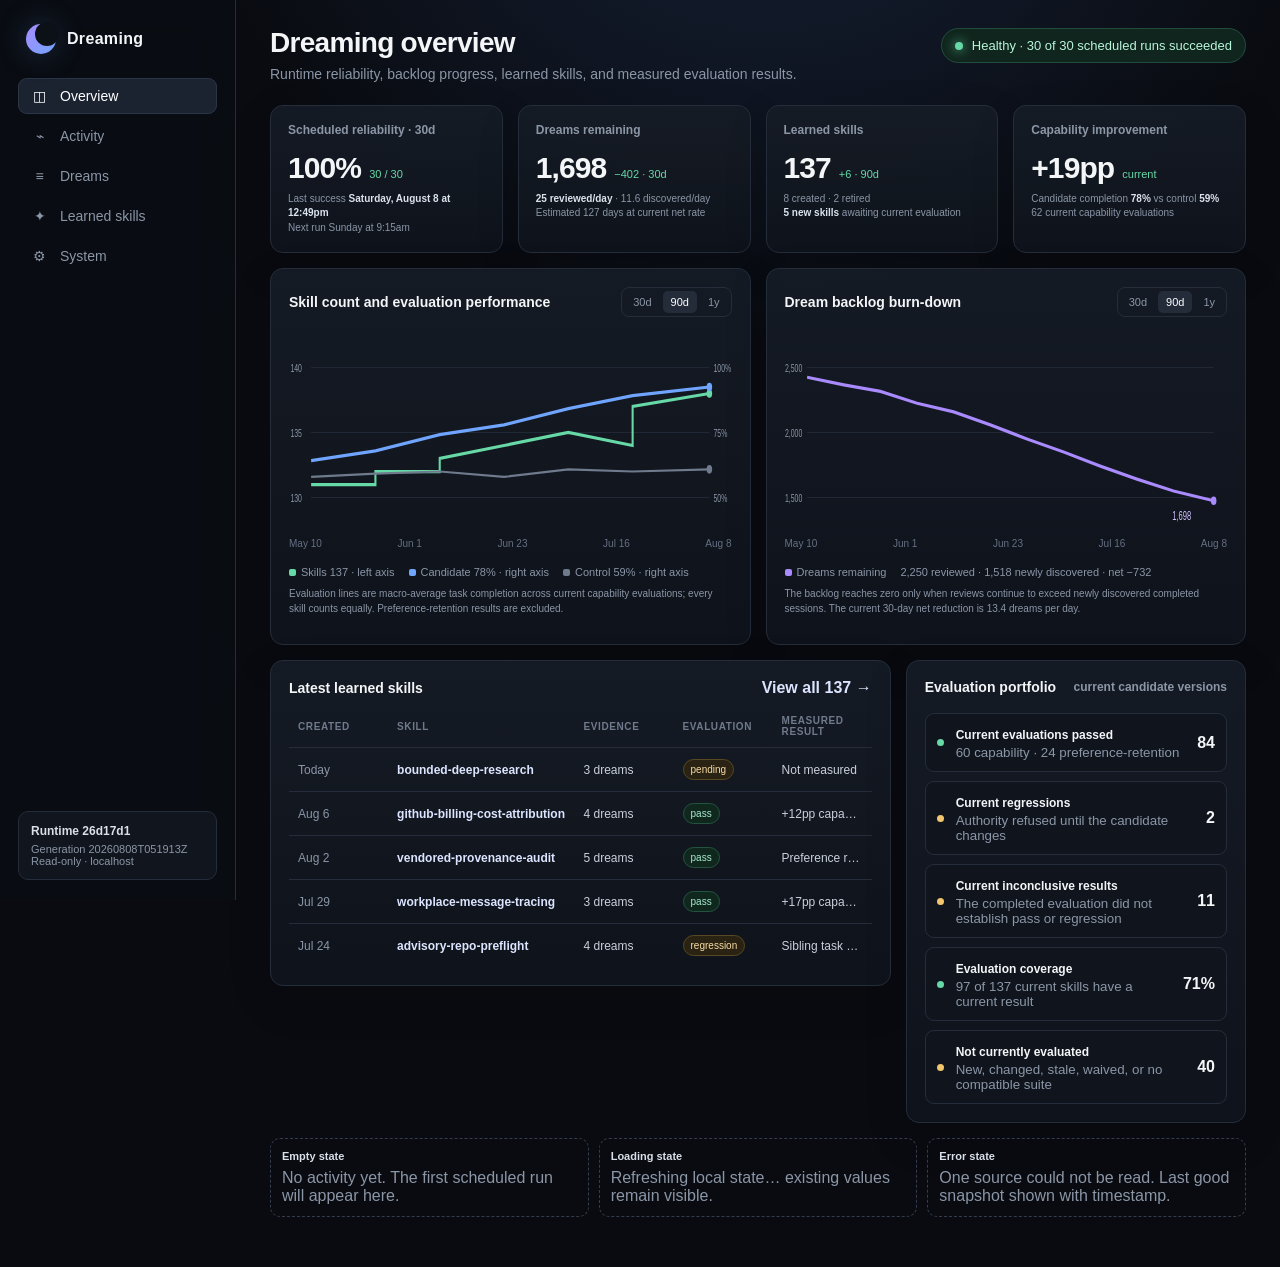
<file: docs/prototypes/dreaming-dashboard.html>
<!doctype html>
<!-- decisions
round: 4
settled: local read-only dashboard; desktop-first shell; five primary sections; overview prioritizes runtime reliability, backlog burn-down, skill-library growth, latest learned skills, evaluation coverage, and candidate-versus-control capability trends; dark operational style; session review is called a dream; evaluations belong to skill candidate versions; evaluation runs live in activity; scalable skill catalog with nested skill details; skill text is reviewable; dream names replace visible session IDs when available; evidence previews link to anchored cards; evidence names its source CLI; each evidence card shows the bounded transcript context inline with supporting turns highlighted; the dreams catalog supports search, filters, sorting, and pagination across 1,000+ sessions
open: none; approved for implementation
-->
<html lang="en">
<head>
  <meta charset="utf-8">
  <meta name="viewport" content="width=device-width, initial-scale=1">
  <title>Dreaming Dashboard</title>
  <style>
    :root {
      color-scheme: dark;
      font-family: Inter, ui-sans-serif, -apple-system, BlinkMacSystemFont, "Segoe UI", sans-serif;
      background: #090b10;
      color: #f3f5f7;
      --panel: #11151d;
      --panel-2: #151b25;
      --line: #252d3a;
      --muted: #8b96a7;
      --blue: #70a5ff;
      --violet: #a98bff;
      --green: #66d9a6;
      --amber: #f2c66d;
      --red: #ff7c8b;
    }
    * { box-sizing: border-box; }
    body { margin: 0; background: radial-gradient(circle at 60% -20%, #17233a 0, #090b10 35%); }
    button { font: inherit; }
    .app { display: grid; grid-template-columns: 236px minmax(0, 1fr); min-height: 100vh; }
    aside {
      position: sticky; top: 0; height: 100vh; padding: 24px 18px;
      border-right: 1px solid var(--line); background: rgba(10, 13, 19, .88);
      backdrop-filter: blur(18px);
    }
    .brand { display: flex; gap: 11px; align-items: center; padding: 0 8px 24px; font-weight: 760; letter-spacing: .02em; }
    .moon {
      width: 30px; height: 30px; border-radius: 50%;
      background: linear-gradient(135deg, var(--violet), var(--blue));
      box-shadow: 0 0 30px rgba(112, 165, 255, .25);
      position: relative;
    }
    .moon::after { content: ""; position: absolute; width: 24px; height: 24px; border-radius: 50%; background: #0c1017; left: 9px; top: -2px; }
    nav { display: grid; gap: 4px; }
    nav a {
      display: flex; gap: 11px; align-items: center; padding: 10px 12px; border-radius: 9px;
      color: var(--muted); text-decoration: none; font-size: 14px;
    }
    nav a.active { color: white; background: #1b2230; box-shadow: inset 0 0 0 1px #2b3545; }
    nav a span { width: 19px; text-align: center; }
    .runtime {
      position: absolute; left: 18px; right: 18px; bottom: 20px; padding: 12px;
      border: 1px solid var(--line); background: var(--panel); border-radius: 10px; font-size: 11px; color: var(--muted);
    }
    .runtime strong { display: block; color: #d9dee7; font-size: 12px; margin-bottom: 5px; }
    main { min-width: 0; padding: 28px 34px 50px; }
    .topbar { display: flex; justify-content: space-between; align-items: start; gap: 20px; margin-bottom: 23px; }
    h1 { font-size: 28px; line-height: 1.1; margin: 0 0 7px; letter-spacing: -.025em; }
    .subtitle { color: var(--muted); margin: 0; font-size: 14px; }
    .status-pill {
      display: flex; align-items: center; gap: 9px; border: 1px solid #224d3c; background: #10251d;
      color: #b8f6da; padding: 9px 13px; border-radius: 999px; font-size: 13px;
    }
    .dot { width: 8px; height: 8px; border-radius: 50%; background: var(--green); box-shadow: 0 0 12px var(--green); }
    .grid { display: grid; gap: 15px; }
    .summary { grid-template-columns: repeat(4, minmax(150px, 1fr)); margin-bottom: 15px; }
    .card, .panel {
      border: 1px solid var(--line); background: linear-gradient(180deg, rgba(21,27,37,.96), rgba(15,19,27,.96));
      border-radius: 13px; box-shadow: 0 15px 45px rgba(0,0,0,.12);
    }
    .card { padding: 17px; min-height: 116px; }
    .label { color: var(--muted); font-size: 12px; font-weight: 650; }
    .metric { display: flex; align-items: end; gap: 8px; margin-top: 16px; }
    .metric strong { font-size: 30px; line-height: 1; letter-spacing: -.03em; }
    .delta { color: var(--green); font-size: 11px; padding-bottom: 3px; }
    .spark { height: 24px; margin-top: 10px; opacity: .9; }
    .spark svg { width: 100%; height: 100%; overflow: visible; }
    .columns { grid-template-columns: minmax(0, 1.55fr) minmax(300px, .85fr); align-items: start; }
    .chart-columns { grid-template-columns: repeat(2, minmax(0, 1fr)); align-items: start; }
    .panel { padding: 18px; min-width: 0; }
    .panel h2 { font-size: 14px; margin: 0; }
    .panel-head { display: flex; justify-content: space-between; align-items: center; margin-bottom: 18px; }
    .tabs { display: flex; gap: 3px; border: 1px solid var(--line); padding: 3px; border-radius: 8px; }
    .tabs button { border: 0; color: var(--muted); background: transparent; padding: 5px 8px; border-radius: 5px; font-size: 11px; }
    .tabs button.active { background: #242c3a; color: white; }
    .chart { height: 212px; display: grid; grid-template-rows: 1fr 26px; }
    .plot { position: relative; border-bottom: 1px solid var(--line); }
    .gridline { position: absolute; left: 0; right: 0; border-top: 1px solid #202735; }
    .gridline:nth-child(1) { top: 20%; } .gridline:nth-child(2) { top: 50%; } .gridline:nth-child(3) { top: 80%; }
    .bars { position: absolute; inset: 12px 5px 0; display: flex; align-items: end; justify-content: space-between; gap: 8px; }
    .bar-group { height: 100%; flex: 1; display: flex; align-items: end; gap: 3px; }
    .bar { flex: 1; min-width: 4px; border-radius: 3px 3px 0 0; }
    .bar.run { background: linear-gradient(var(--blue), #477ccf); }
    .bar.review { background: linear-gradient(var(--violet), #7054c7); opacity: .8; }
    .xaxis { display: flex; justify-content: space-between; color: #657084; font-size: 10px; padding-top: 8px; }
    .legend { display: flex; gap: 14px; color: var(--muted); font-size: 11px; margin-top: 11px; }
    .legend i { width: 7px; height: 7px; border-radius: 2px; display: inline-block; margin-right: 5px; }
    .pipeline { display: grid; gap: 12px; }
    .stage { display: grid; grid-template-columns: 32px 1fr auto; gap: 10px; align-items: center; }
    .stage-icon { width: 32px; height: 32px; border-radius: 9px; display: grid; place-items: center; background: #1e2735; color: var(--blue); font-size: 13px; }
    .stage-name { font-size: 12px; font-weight: 650; }
    .stage-sub { font-size: 10px; color: var(--muted); margin-top: 2px; }
    .stage-value { font-size: 12px; color: #dce3ed; }
    .lower { margin-top: 15px; }
    table { width: 100%; border-collapse: collapse; table-layout: fixed; }
    th { color: #6f7a8d; font-size: 10px; text-transform: uppercase; letter-spacing: .06em; text-align: left; padding: 0 9px 10px; }
    td { font-size: 12px; color: #c9d0db; border-top: 1px solid var(--line); padding: 11px 9px; white-space: nowrap; overflow: hidden; text-overflow: ellipsis; }
    td:first-child { color: var(--muted); }
    .badge { display: inline-block; border-radius: 999px; padding: 4px 7px; font-size: 10px; border: 1px solid; }
    .ok { color: #a8ebcd; background: #10271e; border-color: #245440; }
    .skill { color: #cfbeff; background: #201936; border-color: #493b70; }
    .warn { color: #f8dda4; background: #2a2212; border-color: #594922; }
    .attention { display: grid; gap: 9px; }
    .attention-row {
      display: grid; grid-template-columns: 9px 1fr auto; align-items: center; gap: 10px;
      padding: 11px; background: #10151d; border: 1px solid var(--line); border-radius: 9px;
    }
    .attention-row .signal { width: 7px; height: 7px; border-radius: 50%; background: var(--amber); }
    .attention-row.good .signal { background: var(--green); }
    .attention-row strong { font-size: 12px; }
    .attention-row small { display: block; color: var(--muted); margin-top: 2px; }
    .attention-row .count { font-weight: 760; }
    .state-strip { margin-top: 15px; display: grid; grid-template-columns: repeat(3, 1fr); gap: 10px; }
    .state {
      border: 1px dashed #343d4d; border-radius: 10px; padding: 11px; color: var(--muted); min-height: 72px;
    }
    .state strong { color: #d9e0ea; display: block; font-size: 11px; margin-bottom: 7px; }
    .screen[hidden] { display: none; }
    .screen-title { margin-bottom: 22px; }
    .screen-title h1 { margin-bottom: 8px; }
    .toolbar { display: flex; gap: 8px; flex-wrap: wrap; margin-bottom: 15px; }
    .control { color: #c8d0dc; background: var(--panel-2); border: 1px solid var(--line); border-radius: 8px; padding: 8px 10px; font-size: 11px; }
    .control.grow { flex: 1; min-width: 220px; text-align: left; }
    .detail-grid { grid-template-columns: 1fr 1fr; }
    .wide { grid-column: 1 / -1; }
    .list { display: grid; gap: 9px; }
    .list-row {
      display: grid; grid-template-columns: minmax(0, 1fr) auto; gap: 14px; align-items: center;
      padding: 12px; border: 1px solid var(--line); background: #10151d; border-radius: 9px;
    }
    .list-row strong { display: block; font-size: 12px; margin-bottom: 3px; }
    .list-row small { color: var(--muted); }
    .mono { font-family: ui-monospace, SFMono-Regular, Menlo, Monaco, Consolas, monospace; }
    .progress { height: 7px; background: #242c39; border-radius: 999px; overflow: hidden; margin-top: 9px; }
    .progress i { display: block; height: 100%; background: linear-gradient(90deg, var(--blue), var(--violet)); }
    .definition { display: grid; grid-template-columns: 145px 1fr; gap: 8px 14px; font-size: 12px; }
    .definition dt { color: var(--muted); }
    .definition dd { margin: 0; color: #d9e0e9; overflow-wrap: anywhere; }
    .skill-link { color: #dce5ff; background: none; border: 0; padding: 0; cursor: pointer; text-align: left; font-weight: 700; }
    .skill-link:hover { color: var(--blue); }
    .pager { display: flex; justify-content: space-between; align-items: center; margin-top: 14px; color: var(--muted); font-size: 11px; }
    .pager-controls { display: flex; gap: 5px; }
    .pager-controls button { min-width: 30px; }
    .back-link { color: var(--blue); border: 0; background: none; padding: 0; margin-bottom: 14px; cursor: pointer; font-size: 12px; }
    .evidence-preview { color: #c9d0db; line-height: 1.45; white-space: normal; }
    .evidence-stack { display: grid; gap: 14px; }
    .evidence-card { padding: 18px; border: 1px solid var(--line); background: #10151d; border-radius: 11px; }
    .evidence-card header { display: flex; justify-content: space-between; gap: 18px; align-items: start; margin-bottom: 13px; }
    .evidence-card h2 { font-size: 15px; margin: 0 0 5px; }
    .evidence-meta { color: var(--muted); font-size: 11px; }
    .evidence-text { color: #d9e0e9; font-size: 13px; line-height: 1.6; margin: 0; max-width: 860px; }
    .secondary-id { color: #657084; font-size: 10px; margin-top: 12px; }
    .card-actions { display: flex; gap: 12px; align-items: center; margin-top: 14px; }
    .context-note { padding: 12px 14px; margin-bottom: 15px; border: 1px solid #315071; background: #101d2d; border-radius: 9px; color: #bfd8ff; font-size: 12px; }
    .transcript { display: grid; gap: 10px; }
    .event { border: 1px solid var(--line); border-radius: 10px; padding: 13px 15px; background: #10151d; }
    .event.focus { border-color: #5a4d8f; background: #18152a; box-shadow: inset 3px 0 0 var(--violet); }
    .event-head { display: flex; justify-content: space-between; gap: 12px; margin-bottom: 7px; color: var(--muted); font-size: 10px; text-transform: uppercase; letter-spacing: .05em; }
    .event p { color: #d6dde7; font-size: 12px; line-height: 1.55; margin: 0; white-space: pre-wrap; }
    .run-stack { display: grid; gap: 14px; }
    .run-card { border: 1px solid var(--line); background: linear-gradient(180deg, rgba(21,27,37,.96), rgba(15,19,27,.96)); border-radius: 13px; overflow: hidden; }
    .run-head { display: grid; grid-template-columns: minmax(0, 1fr) auto; gap: 20px; align-items: start; padding: 17px 18px; border-bottom: 1px solid var(--line); }
    .run-head h2 { font-size: 15px; margin: 0 0 5px; }
    .run-title-line { display: flex; gap: 10px; align-items: baseline; flex-wrap: wrap; margin-bottom: 5px; }
    .run-title-line h2 { margin: 0; }
    .run-time { color: #cbd3de; font-size: 15px; }
    .run-summary { color: var(--muted); font-size: 11px; }
    .run-result { text-align: right; }
    .run-result small { display: block; color: var(--muted); margin-top: 6px; }
    .run-steps { padding: 8px 18px 15px; }
    .run-step { display: grid; grid-template-columns: 28px 116px minmax(0, 1fr) auto; gap: 10px; align-items: start; padding: 11px 0; border-bottom: 1px solid #202735; }
    .run-step:last-child { border-bottom: 0; }
    .step-number { width: 24px; height: 24px; border-radius: 7px; display: grid; place-items: center; background: #1e2735; color: var(--blue); font-size: 10px; font-weight: 750; }
    .step-name { font-size: 12px; font-weight: 700; padding-top: 4px; }
    .step-detail { color: #cbd3de; font-size: 12px; line-height: 1.45; padding-top: 3px; }
    .step-detail small { display: block; color: var(--muted); margin-top: 4px; }
    .step-state { padding-top: 2px; }
    .trend-chart { height: 220px; display: grid; grid-template-rows: 1fr 25px; }
    .trend-chart svg { width: 100%; height: 100%; overflow: visible; }
    .chart-note { color: var(--muted); font-size: 10px; line-height: 1.45; margin-top: 9px; }
    .metric-detail { color: var(--muted); font-size: 10px; line-height: 1.45; margin-top: 9px; }
    .metric-detail strong { color: #dce3ed; font-size: inherit; letter-spacing: 0; }
    .health-grid { display: grid; gap: 10px; }
    .health-line { display: grid; grid-template-columns: minmax(0, 1fr) auto; gap: 14px; padding: 10px 0; border-bottom: 1px solid var(--line); }
    .health-line:last-child { border-bottom: 0; }
    .health-line strong { display: block; font-size: 12px; }
    .health-line small { color: var(--muted); }
    @media (max-width: 1000px) {
      .summary { grid-template-columns: repeat(2, 1fr); }
      .columns { grid-template-columns: 1fr; }
    }
    @media (max-width: 720px) {
      .app { grid-template-columns: 1fr; }
      aside { position: static; height: auto; border-right: 0; border-bottom: 1px solid var(--line); }
      nav { display: flex; overflow-x: auto; }
      nav a span { display: none; }
      .runtime { position: static; margin-top: 14px; }
      main { padding: 22px 16px 36px; }
    }
    @media (max-width: 520px) {
      .summary, .state-strip { grid-template-columns: 1fr; }
      .topbar { display: block; }
      .status-pill { margin-top: 15px; width: fit-content; }
    }
  </style>
</head>
<body>
  <div class="app">
    <aside>
      <div class="brand"><span class="moon"></span><span>Dreaming</span></div>
      <nav aria-label="Dashboard sections">
        <a class="active" href="#overview" data-screen="overview"><span>◫</span>Overview</a>
        <a href="#activity" data-screen="activity"><span>⌁</span>Activity</a>
        <a href="#queue" data-screen="queue"><span>≡</span>Dreams</a>
        <a href="#skills" data-screen="skills"><span>✦</span>Learned skills</a>
        <a href="#system" data-screen="system"><span>⚙</span>System</a>
      </nav>
      <div class="runtime">
        <strong>Runtime 26d17d1</strong>
        Generation 20260808T051913Z<br>
        Read-only · localhost
      </div>
    </aside>

    <main>
      <section class="screen" id="overview">
      <header class="topbar">
        <div>
          <h1>Dreaming overview</h1>
          <p class="subtitle">Runtime reliability, backlog progress, learned skills, and measured evaluation results.</p>
        </div>
        <div class="status-pill"><span class="dot"></span>Healthy · 30 of 30 scheduled runs succeeded</div>
      </header>

      <section class="grid summary" aria-label="Summary metrics">
        <article class="card">
          <div class="label">Scheduled reliability · 30d</div>
          <div class="metric"><strong>100%</strong><span class="delta">30 / 30</span></div>
          <div class="metric-detail">Last success <strong>Saturday, August 8 at 12:49pm</strong><br>Next run Sunday at 9:15am</div>
        </article>
        <article class="card">
          <div class="label">Dreams remaining</div>
          <div class="metric"><strong>1,698</strong><span class="delta">−402 · 30d</span></div>
          <div class="metric-detail"><strong>25 reviewed/day</strong> · 11.6 discovered/day<br>Estimated 127 days at current net rate</div>
        </article>
        <article class="card">
          <div class="label">Learned skills</div>
          <div class="metric"><strong>137</strong><span class="delta">+6 · 90d</span></div>
          <div class="metric-detail">8 created · 2 retired<br><strong>5 new skills</strong> awaiting current evaluation</div>
        </article>
        <article class="card">
          <div class="label">Capability improvement</div>
          <div class="metric"><strong>+19pp</strong><span class="delta">current</span></div>
          <div class="metric-detail">Candidate completion <strong>78%</strong> vs control <strong>59%</strong><br>62 current capability evaluations</div>
        </article>
      </section>

      <div class="grid chart-columns">
        <section class="panel">
          <div class="panel-head">
            <h2>Skill count and evaluation performance</h2>
            <div class="tabs"><button>30d</button><button class="active">90d</button><button>1y</button></div>
          </div>
          <div class="trend-chart">
            <svg viewBox="0 0 640 180" preserveAspectRatio="none" aria-label="Skill count on the left axis and candidate and control completion percentages on the right axis">
              <line x1="32" y1="30" x2="608" y2="30" stroke="#202735"/><line x1="32" y1="90" x2="608" y2="90" stroke="#202735"/><line x1="32" y1="150" x2="608" y2="150" stroke="#202735"/>
              <text x="2" y="34" fill="#8b96a7" font-size="10">140</text><text x="2" y="94" fill="#8b96a7" font-size="10">135</text><text x="2" y="154" fill="#8b96a7" font-size="10">130</text>
              <text x="614" y="34" fill="#8b96a7" font-size="10">100%</text><text x="614" y="94" fill="#8b96a7" font-size="10">75%</text><text x="614" y="154" fill="#8b96a7" font-size="10">50%</text>
              <polyline points="32,138 125,138 125,126 218,126 218,114 311,102 404,90 497,102 497,66 608,54" fill="none" stroke="#66d9a6" stroke-width="3"/>
              <polyline points="32,116 125,107 218,92 311,83 404,68 497,56 608,48" fill="none" stroke="#70a5ff" stroke-width="3"/>
              <polyline points="32,131 125,128 218,126 311,131 404,124 497,126 608,124" fill="none" stroke="#6f7a8d" stroke-width="2"/>
              <circle cx="608" cy="54" r="4" fill="#66d9a6"/><circle cx="608" cy="48" r="4" fill="#70a5ff"/><circle cx="608" cy="124" r="4" fill="#6f7a8d"/>
            </svg>
            <div class="xaxis"><span>May 10</span><span>Jun 1</span><span>Jun 23</span><span>Jul 16</span><span>Aug 8</span></div>
          </div>
          <div class="legend"><span><i style="background:#66d9a6"></i>Skills 137 · left axis</span><span><i style="background:#70a5ff"></i>Candidate 78% · right axis</span><span><i style="background:#6f7a8d"></i>Control 59% · right axis</span></div>
          <p class="chart-note">Evaluation lines are macro-average task completion across current capability evaluations; every skill counts equally. Preference-retention results are excluded.</p>
        </section>

        <section class="panel">
          <div class="panel-head">
            <h2>Dream backlog burn-down</h2>
            <div class="tabs"><button>30d</button><button class="active">90d</button><button>1y</button></div>
          </div>
          <div class="trend-chart">
            <svg viewBox="0 0 640 180" preserveAspectRatio="none" aria-label="Dream backlog declined from 2430 to 1698">
              <line x1="32" y1="30" x2="620" y2="30" stroke="#202735"/><line x1="32" y1="90" x2="620" y2="90" stroke="#202735"/><line x1="32" y1="150" x2="620" y2="150" stroke="#202735"/>
              <text x="0" y="34" fill="#8b96a7" font-size="10">2,500</text><text x="0" y="94" fill="#8b96a7" font-size="10">2,000</text><text x="0" y="154" fill="#8b96a7" font-size="10">1,500</text>
              <polyline points="32,39 85,46 138,52 191,63 244,71 297,83 350,96 403,108 456,121 509,133 562,144 620,153" fill="none" stroke="#a98bff" stroke-width="3"/>
              <circle cx="620" cy="153" r="4" fill="#a98bff"/>
              <text x="560" y="171" fill="#cfbeff" font-size="11">1,698</text>
            </svg>
            <div class="xaxis"><span>May 10</span><span>Jun 1</span><span>Jun 23</span><span>Jul 16</span><span>Aug 8</span></div>
          </div>
          <div class="legend"><span><i style="background:#a98bff"></i>Dreams remaining</span><span>2,250 reviewed · 1,518 newly discovered · net −732</span></div>
          <p class="chart-note">The backlog reaches zero only when reviews continue to exceed newly discovered completed sessions. The current 30-day net reduction is 13.4 dreams per day.</p>
        </section>
      </div>

      <div class="grid columns lower">
        <section class="panel">
          <div class="panel-head"><h2>Latest learned skills</h2><button class="skill-link" data-screen-target="skills">View all 137 →</button></div>
          <table>
            <thead><tr><th>Created</th><th style="width:32%">Skill</th><th>Evidence</th><th>Evaluation</th><th>Measured result</th></tr></thead>
            <tbody>
              <tr><td>Today</td><td><button class="skill-link" data-screen-target="skill-detail">bounded-deep-research</button></td><td>3 dreams</td><td><span class="badge warn">pending</span></td><td>Not measured</td></tr>
              <tr><td>Aug 6</td><td><button class="skill-link" data-screen-target="skill-detail">github-billing-cost-attribution</button></td><td>4 dreams</td><td><span class="badge ok">pass</span></td><td>+12pp capability</td></tr>
              <tr><td>Aug 2</td><td><button class="skill-link" data-screen-target="skill-detail">vendored-provenance-audit</button></td><td>5 dreams</td><td><span class="badge ok">pass</span></td><td>Preference retained</td></tr>
              <tr><td>Jul 29</td><td><button class="skill-link" data-screen-target="skill-detail">workplace-message-tracing</button></td><td>3 dreams</td><td><span class="badge ok">pass</span></td><td>+17pp capability</td></tr>
              <tr><td>Jul 24</td><td><button class="skill-link" data-screen-target="skill-detail">advisory-repo-preflight</button></td><td>4 dreams</td><td><span class="badge warn">regression</span></td><td>Sibling task −8pp</td></tr>
            </tbody>
          </table>
        </section>

        <section class="panel">
          <div class="panel-head"><h2>Evaluation portfolio</h2><span class="label">current candidate versions</span></div>
          <div class="attention">
            <div class="attention-row good"><span class="signal"></span><span><strong>Current evaluations passed</strong><small>60 capability · 24 preference-retention</small></span><span class="count">84</span></div>
            <div class="attention-row"><span class="signal"></span><span><strong>Current regressions</strong><small>Authority refused until the candidate changes</small></span><span class="count">2</span></div>
            <div class="attention-row"><span class="signal"></span><span><strong>Current inconclusive results</strong><small>The completed evaluation did not establish pass or regression</small></span><span class="count">11</span></div>
            <div class="attention-row good"><span class="signal"></span><span><strong>Evaluation coverage</strong><small>97 of 137 current skills have a current result</small></span><span class="count">71%</span></div>
            <div class="attention-row"><span class="signal"></span><span><strong>Not currently evaluated</strong><small>New, changed, stale, waived, or no compatible suite</small></span><span class="count">40</span></div>
          </div>
        </section>
      </div>

      <section class="state-strip" aria-label="Alternative states">
        <div class="state"><strong>Empty state</strong>No activity yet. The first scheduled run will appear here.</div>
        <div class="state"><strong>Loading state</strong>Refreshing local state… existing values remain visible.</div>
        <div class="state"><strong>Error state</strong>One source could not be read. Last good snapshot shown with timestamp.</div>
      </section>
      </section>

      <section class="screen" id="activity" hidden>
        <header class="screen-title">
          <h1>Activity</h1>
          <p class="subtitle">Each card is one execution. Scheduled runs use the same pass order; their nested work and weekly passes vary.</p>
        </header>
        <div class="toolbar">
          <button class="control">All executions</button><button class="control">Last 30 days</button>
          <button class="control">Scheduled only</button><button class="control">All outcomes</button>
        </div>
        <div class="run-stack">
          <article class="run-card">
            <header class="run-head">
              <div><div class="run-title-line"><h2>Scheduled Dreaming run</h2><span class="run-time">Saturday, August 8 at 12:49pm</span></div><div class="run-summary">Daily launch · 4m 18s · Copilot reviewed all sources</div></div>
              <div class="run-result"><span class="badge ok">completed</span><small>25 dreams attempted</small></div>
            </header>
            <div class="run-steps">
              <div class="run-step"><span class="step-number">1</span><span class="step-name">Consolidate</span><span class="step-detail">Scanned Copilot, Claude, and Codex, then reviewed 25 queued dreams.<small>1 skill created · 1 skill patched · 6 evidence entries added · 23 publications current</small></span><span class="step-state"><span class="badge ok">complete</span></span></div>
              <div class="run-step"><span class="step-number">2</span><span class="step-name">Roll memories</span><span class="step-detail">Weekly maintenance is not due for 5 days.<small>Last successful weekly run: Thursday, August 6 at 9:15am</small></span><span class="step-state"><span class="badge">not scheduled</span></span></div>
              <div class="run-step"><span class="step-number">3</span><span class="step-name">Prune skills</span><span class="step-detail">Weekly maintenance is not due for 5 days.<small>Last successful weekly run: Thursday, August 6 at 9:15am</small></span><span class="step-state"><span class="badge">not scheduled</span></span></div>
            </div>
          </article>

          <article class="run-card">
            <header class="run-head">
              <div><div class="run-title-line"><h2>Scheduled Dreaming run</h2><span class="run-time">Friday, August 7 at 9:15am</span></div><div class="run-summary">Daily launch · 3m 41s · Copilot reviewed all sources</div></div>
              <div class="run-result"><span class="badge ok">completed</span><small>25 dreams attempted</small></div>
            </header>
            <div class="run-steps">
              <div class="run-step"><span class="step-number">1</span><span class="step-name">Consolidate</span><span class="step-detail">Scanned all three CLIs and reviewed 25 queued dreams.<small>No durable lessons · no skill changes · publications already current</small></span><span class="step-state"><span class="badge ok">complete</span></span></div>
              <div class="run-step"><span class="step-number">2</span><span class="step-name">Roll memories</span><span class="step-detail">Weekly maintenance is not due for 6 days.<small>Last successful weekly run: Thursday, August 6 at 9:15am</small></span><span class="step-state"><span class="badge">not scheduled</span></span></div>
              <div class="run-step"><span class="step-number">3</span><span class="step-name">Prune skills</span><span class="step-detail">Weekly maintenance is not due for 6 days.<small>Last successful weekly run: Thursday, August 6 at 9:15am</small></span><span class="step-state"><span class="badge">not scheduled</span></span></div>
            </div>
          </article>

          <article class="run-card">
            <header class="run-head">
              <div><div class="run-title-line"><h2>Scheduled Dreaming run</h2><span class="run-time">Thursday, August 6 at 9:15am</span></div><div class="run-summary">Weekly maintenance due · 18m 09s · all passes completed</div></div>
              <div class="run-result"><span class="badge ok">completed</span><small>full weekly run</small></div>
            </header>
            <div class="run-steps">
              <div class="run-step"><span class="step-number">1</span><span class="step-name">Consolidate</span><span class="step-detail">Scanned all three CLIs and reviewed 25 queued dreams.<small>2 skills patched · 1 candidate evaluated · required provider passed</small></span><span class="step-state"><span class="badge ok">complete</span></span></div>
              <div class="run-step"><span class="step-number">2</span><span class="step-name">Roll memories</span><span class="step-detail">Checked durable memories for procedures that belonged in skills.<small>3 recommendations · no direct memory deletion</small></span><span class="step-state"><span class="badge ok">complete</span></span></div>
              <div class="run-step"><span class="step-number">3</span><span class="step-name">Prune skills</span><span class="step-detail">Reviewed the settled skill library for consolidation or retirement.<small>Dry run · 2 proposals · no automatic archive</small></span><span class="step-state"><span class="badge ok">complete</span></span></div>
            </div>
          </article>

          <article class="run-card">
            <header class="run-head">
              <div><div class="run-title-line"><h2>On-demand skill review</h2><span class="run-time">Thursday, July 30 at 3:42pm</span></div><div class="run-summary">Triggered at the end of an interactive task · 1m 12s</div></div>
              <div class="run-result"><span class="badge ok">completed</span><small>outside scheduled run</small></div>
            </header>
            <div class="run-steps">
              <div class="run-step"><span class="step-number">1</span><span class="step-name">Review task</span><span class="step-detail">Reviewed one completed task while its context was still available.<small>1 evidence entry added · no skill rewrite</small></span><span class="step-state"><span class="badge ok">complete</span></span></div>
            </div>
          </article>
        </div>
      </section>

      <section class="screen" id="queue" hidden>
        <header class="screen-title">
          <h1>Dreams</h1>
          <p class="subtitle">Each dream is one completed agent session waiting to be reviewed. Conversation text is never displayed.</p>
        </header>
        <div class="grid summary">
          <article class="card"><div class="label">Dreams remaining</div><div class="metric"><strong>1,698</strong></div></article>
          <article class="card"><div class="label">Dreams completed</div><div class="metric"><strong>42</strong></div></article>
          <article class="card"><div class="label">Recovery required</div><div class="metric"><strong>0</strong></div></article>
          <article class="card"><div class="label">Superseded</div><div class="metric"><strong>7</strong></div></article>
        </div>
        <div class="toolbar">
          <button class="control grow">⌕ Search 1,747 dreams…</button>
          <button class="control">Status: all</button>
          <button class="control">CLI: all</button>
          <button class="control">Has learning: all</button>
          <button class="control">Sort: recently updated</button>
        </div>
        <section class="panel">
          <div class="panel-head"><h2>1,747 dreams</h2><span class="label">Showing 1–20 · 25 queued dreams attempted per run</span></div>
          <table>
            <thead><tr><th>Status</th><th>CLI</th><th style="width:31%">Dream</th><th>Updated</th><th>Activity</th><th>Learning result</th></tr></thead>
            <tbody>
              <tr><td><span class="badge warn">queued</span></td><td>Copilot</td><td>Designing Dreaming dashboard</td><td>Now</td><td>31 turns · 12 tools</td><td>Awaiting review</td></tr>
              <tr><td><span class="badge ok">reviewed</span></td><td>Claude</td><td>Debugging Copilot plugin installation</td><td>18m</td><td>18 turns · 3 tools</td><td><span class="badge skill">skill evidence</span></td></tr>
              <tr><td><span class="badge warn">queued</span></td><td>Claude</td><td>Fixing terminal scrollback over SSH</td><td>47m</td><td>24 turns · 7 tools</td><td>Awaiting review</td></tr>
              <tr><td><span class="badge ok">reviewed</span></td><td>Copilot</td><td>Certifying the enabled Dreaming runtime</td><td>2h</td><td>86 turns · 29 tools</td><td><span class="badge skill">skill patched</span></td></tr>
              <tr><td><span class="badge ok">reviewed</span></td><td>Codex</td><td>Comparing extension types across agents</td><td>4h</td><td>12 turns · 2 tools</td><td><span class="badge skill">skill evidence</span></td></tr>
              <tr><td><span class="badge warn">queued</span></td><td>Copilot</td><td>Tuning a Bambu bridge failure</td><td>7h</td><td>16 turns · 4 tools</td><td>Awaiting review</td></tr>
              <tr><td><span class="badge ok">reviewed</span></td><td>Claude</td><td>Recovering a local MCP server</td><td>11h</td><td>21 turns · 8 tools</td><td><span class="badge skill">skill evidence</span></td></tr>
              <tr><td><span class="badge warn">queued</span></td><td>Codex</td><td>Auditing vendored provenance</td><td>18h</td><td>37 turns · 14 tools</td><td>Awaiting review</td></tr>
              <tr><td><span class="badge ok">reviewed</span></td><td>Copilot</td><td>Recovering a stuck merge queue entry</td><td>23h</td><td>15 turns · 6 tools</td><td><span class="badge skill">new skill</span></td></tr>
              <tr><td><span class="badge warn">queued</span></td><td>Claude</td><td>Tracing a workplace support message</td><td>2d</td><td>28 turns · 11 tools</td><td>Awaiting review</td></tr>
              <tr><td><span class="badge ok">reviewed</span></td><td>Copilot</td><td>Attributing GitHub billing costs</td><td>2d</td><td>42 turns · 17 tools</td><td>No durable lesson</td></tr>
              <tr><td><span class="badge warn">queued</span></td><td>Copilot</td><td>Synchronizing a downstream fork</td><td>3d</td><td>33 turns · 13 tools</td><td>Awaiting review</td></tr>
              <tr><td><span class="badge ok">reviewed</span></td><td>Codex</td><td>Testing a Tauri WebView</td><td>3d</td><td>19 turns · 5 tools</td><td>No durable lesson</td></tr>
              <tr><td><span class="badge warn">queued</span></td><td>Claude</td><td>Diagnosing Tailscale connectivity</td><td>4d</td><td>22 turns · 9 tools</td><td>Awaiting review</td></tr>
              <tr><td>superseded</td><td>Copilot</td><td>Untitled dream <span class="mono">7c3a09e1…</span></td><td>4d</td><td>Session continued</td><td>Replaced by newer version</td></tr>
              <tr><td><span class="badge ok">reviewed</span></td><td>Copilot</td><td>Building an architecture call-flow map</td><td>5d</td><td>48 turns · 20 tools</td><td><span class="badge skill">skill patched</span></td></tr>
              <tr><td><span class="badge warn">queued</span></td><td>Codex</td><td>Reviewing an entitlement change</td><td>6d</td><td>9 turns · 3 tools</td><td>Awaiting review</td></tr>
              <tr><td><span class="badge ok">reviewed</span></td><td>Claude</td><td>Handling special characters in filenames</td><td>6d</td><td>14 turns · 4 tools</td><td><span class="badge skill">new skill</span></td></tr>
              <tr><td><span class="badge warn">queued</span></td><td>Copilot</td><td>Designing a fail-closed egress boundary</td><td>7d</td><td>64 turns · 26 tools</td><td>Awaiting review</td></tr>
              <tr><td><span class="badge ok">reviewed</span></td><td>Copilot</td><td>Preparing a cross-team platform proposal</td><td>7d</td><td>31 turns · 8 tools</td><td>No durable lesson</td></tr>
            </tbody>
          </table>
          <div class="pager"><span>1–20 of 1,747 dreams</span><span class="pager-controls"><button class="control">‹</button><button class="control">1</button><button class="control">2</button><button class="control">3</button><button class="control">…</button><button class="control">88</button><button class="control">›</button></span></div>
        </section>
      </section>

      <section class="screen" id="skills" hidden>
        <header class="screen-title">
          <h1>Learned skills</h1>
          <p class="subtitle">Search and compare every learned skill. Select one to inspect its text, evidence, usage, and evaluations.</p>
        </header>
        <div class="toolbar">
          <button class="control grow">⌕ Search 137 skills…</button>
          <button class="control">Status: all</button>
          <button class="control">Evaluation: all</button>
          <button class="control">Published: all</button>
          <button class="control">Sort: recently used</button>
        </div>
        <section class="panel">
          <div class="panel-head"><h2>137 skills</h2><span class="label">Showing 1–20</span></div>
          <table>
            <thead><tr><th style="width:23%">Skill</th><th>Status</th><th>Created</th><th>Prompt</th><th>Usage</th><th>Measured impact</th><th>Evidence</th><th>Published</th></tr></thead>
            <tbody>
              <tr><td><button class="skill-link" data-screen-target="skill-detail">copilot-cli-plugins</button></td><td><span class="badge ok">current</span></td><td>May 18</td><td>1,482 words</td><td>18 · today</td><td>+21% capability</td><td>7 dreams</td><td>3 targets</td></tr>
              <tr><td><button class="skill-link" data-screen-target="skill-detail">bounded-deep-research</button></td><td><span class="badge ok">current</span></td><td>Today</td><td>612 words</td><td>3 · today</td><td>Not evaluated</td><td>1 dream</td><td>3 targets</td></tr>
              <tr><td><button class="skill-link" data-screen-target="skill-detail">agent-cli-terminal-tmux</button></td><td><span class="badge ok">current</span></td><td>Apr 29</td><td>2,106 words</td><td>11 · yesterday</td><td>+14% capability</td><td>5 dreams</td><td>3 targets</td></tr>
              <tr><td><button class="skill-link" data-screen-target="skill-detail">macos-agent-shell</button></td><td><span class="badge warn">evaluation due</span></td><td>Apr 22</td><td>1,793 words</td><td>7 · 3d ago</td><td>Stale candidate</td><td>4 dreams</td><td>3 targets</td></tr>
              <tr><td><button class="skill-link" data-screen-target="skill-detail">fork-upstream-sync</button></td><td><span class="badge ok">current</span></td><td>Mar 17</td><td>1,126 words</td><td>9 · 4d ago</td><td>+9% preference</td><td>6 dreams</td><td>3 targets</td></tr>
              <tr><td><button class="skill-link" data-screen-target="skill-detail">github-merge-queue-operations</button></td><td><span class="badge ok">current</span></td><td>Mar 09</td><td>984 words</td><td>14 · 5d ago</td><td>+18% capability</td><td>8 dreams</td><td>3 targets</td></tr>
              <tr><td><button class="skill-link" data-screen-target="skill-detail">tailscale-macos-connectivity</button></td><td><span class="badge ok">current</span></td><td>Feb 26</td><td>1,347 words</td><td>5 · 6d ago</td><td>Not evaluated</td><td>3 dreams</td><td>3 targets</td></tr>
              <tr><td><button class="skill-link" data-screen-target="skill-detail">github-billing-cost-attribution</button></td><td><span class="badge ok">current</span></td><td>Feb 14</td><td>2,324 words</td><td>6 · 8d ago</td><td>+12% capability</td><td>4 dreams</td><td>3 targets</td></tr>
              <tr><td><button class="skill-link" data-screen-target="skill-detail">architecture-call-flow-docs</button></td><td><span class="badge ok">current</span></td><td>Jan 30</td><td>1,018 words</td><td>12 · 9d ago</td><td>+16% capability</td><td>7 dreams</td><td>3 targets</td></tr>
              <tr><td><button class="skill-link" data-screen-target="skill-detail">bambu-3d-printing</button></td><td><span class="badge warn">needs evidence</span></td><td>Jan 18</td><td>2,817 words</td><td>2 · 12d ago</td><td>Not evaluated</td><td>1 dream</td><td>3 targets</td></tr>
              <tr><td><button class="skill-link" data-screen-target="skill-detail">nexus-testing</button></td><td><span class="badge ok">current</span></td><td>Jan 04</td><td>1,559 words</td><td>21 · 13d ago</td><td>+25% capability</td><td>9 dreams</td><td>3 targets</td></tr>
              <tr><td><button class="skill-link" data-screen-target="skill-detail">expense-report</button></td><td><span class="badge ok">current</span></td><td>Dec 21</td><td>1,406 words</td><td>8 · 16d ago</td><td>+11% preference</td><td>5 dreams</td><td>3 targets</td></tr>
            </tbody>
          </table>
          <div class="pager"><span>12 representative rows shown · catalog supports 100+</span><span class="pager-controls"><button class="control">‹</button><button class="control">1</button><button class="control">2</button><button class="control">3</button><button class="control">…</button><button class="control">7</button><button class="control">›</button></span></div>
        </section>
      </section>

      <section class="screen" id="skill-detail" hidden>
        <button class="back-link" data-screen-target="skills">← Back to all skills</button>
        <header class="screen-title">
          <h1>copilot-cli-plugins</h1>
          <p class="subtitle">Read the skill, inspect its observed usage and evidence, and review evaluations for each candidate version.</p>
        </header>
        <div class="grid summary">
          <article class="card"><div class="label">Prompt length</div><div class="metric"><strong>1,482</strong><span class="delta">words</span></div></article>
          <article class="card"><div class="label">Observed usage</div><div class="metric"><strong>18</strong><span class="delta">last used today</span></div></article>
          <article class="card"><div class="label">Evidence</div><div class="metric"><strong>7</strong><span class="delta">dreams</span></div></article>
          <article class="card"><div class="label">Measured impact</div><div class="metric"><strong>+21%</strong><span class="delta">capability</span></div></article>
        </div>
        <div class="grid detail-grid">
          <section class="panel">
            <div class="panel-head"><h2>Skill details</h2><span class="badge ok">current</span></div>
            <dl class="definition">
              <dt>Created</dt><dd>May 18, 2026</dd>
              <dt>Last changed</dt><dd>August 4, 2026</dd>
              <dt>Current candidate</dt><dd class="mono">sha256:92f31df4…</dd>
              <dt>Source route</dt><dd>Copilot → Copilot</dd>
              <dt>Publication</dt><dd>Copilot, Claude, Codex</dd>
              <dt>Evaluation status</dt><dd>Current authority valid</dd>
            </dl>
          </section>
          <section class="panel">
            <div class="panel-head"><h2>Current evaluation</h2><span class="badge ok">pass</span></div>
            <div class="list">
              <div class="list-row"><span><strong>Capability uplift</strong><small>Candidate success versus control</small></span><span class="badge ok">+21%</span></div>
              <div class="list-row"><span><strong>Related-task check</strong><small>No measured sibling regression</small></span><span class="badge ok">pass</span></div>
              <div class="list-row"><span><strong>Activation check</strong><small>Loads only when relevant</small></span><span class="badge ok">pass</span></div>
              <div class="list-row"><span><strong>Required provider</strong><small>Copilot independent certificate</small></span><span class="badge ok">pass</span></div>
            </div>
          </section>
          <section class="panel wide">
            <div class="panel-head"><h2>Skill text</h2><div class="tabs"><button class="active">Rendered</button><button>Source</button></div></div>
            <article style="max-width:820px;color:#d9e0e9;font-size:13px;line-height:1.65">
              <h3 style="font-size:20px;margin:0 0 10px">Copilot CLI plugins</h3>
              <p>Install, troubleshoot, and reason about GitHub Copilot CLI extensibility, including plugins, marketplaces, and MCP servers.</p>
              <h3 style="font-size:14px;margin:18px 0 7px">When to use</h3>
              <p>Use when a plugin install fails, an MCP server will not start, or someone asks whether an extension from another agent works in Copilot CLI.</p>
              <h3 style="font-size:14px;margin:18px 0 7px">Procedure</h3>
              <p>Identify the extension type, inspect the authoritative Copilot CLI configuration, reproduce the failure at the native boundary, and distinguish portable MCP protocol behavior from agent-specific packaging.</p>
              <p class="label">Full read-only SKILL.md continues below</p>
            </article>
          </section>
          <section class="panel wide">
            <div class="panel-head"><h2>Evidence</h2><button class="skill-link" data-screen-target="skill-evidence">View all 7 summaries →</button></div>
            <table>
              <thead><tr><th>Observed</th><th style="width:21%">Dream</th><th>CLI</th><th>Evidence kind</th><th style="width:34%">Saved summary preview</th><th>Independence</th></tr></thead>
              <tbody>
                <tr><td>Today</td><td>Debugging Copilot plugin installation</td><td>Copilot</td><td>successful procedure</td><td class="evidence-preview"><button class="skill-link" data-screen-target="skill-evidence" data-evidence-target="evidence-plugin-reference">Diagnosed a plugin marketplace reference failure by separating Git ref resolution from Copilot CLI packaging…</button></td><td>verified</td></tr>
                <tr><td>Jul 29</td><td>Checking Claude plugin portability</td><td>Copilot</td><td>owner correction</td><td class="evidence-preview"><button class="skill-link" data-screen-target="skill-evidence" data-evidence-target="evidence-portability">Distinguished portable MCP server behavior from agent-specific plugin packaging before recommending installation steps…</button></td><td>verified</td></tr>
                <tr><td>Jul 17</td><td>Recovering a local MCP server</td><td>Claude</td><td>successful procedure</td><td class="evidence-preview"><button class="skill-link" data-screen-target="skill-evidence" data-evidence-target="evidence-runtime">Recovered a stdio MCP runtime on macOS by checking the executable, inherited environment, and native client logs…</button></td><td>unverified</td></tr>
              </tbody>
            </table>
          </section>
          <section class="panel wide">
            <div class="panel-head"><h2>Evaluation history</h2><span class="label">each row is one candidate version</span></div>
            <table>
              <thead><tr><th>Date</th><th>Candidate</th><th>Measured impact</th><th>Required result</th><th>Advisers</th><th>Authority</th><th></th></tr></thead>
              <tbody>
                <tr><td>Today</td><td class="mono">92f31df4…</td><td>+21% capability · no sibling regression</td><td><span class="badge ok">pass</span></td><td>2 inconclusive</td><td><span class="badge ok">valid</span></td><td><button class="skill-link" data-screen-target="activity">View run</button></td></tr>
                <tr><td>Jul 28</td><td class="mono">77d0c21a…</td><td>+17% capability · activation pass</td><td><span class="badge ok">pass</span></td><td>1 pass · 1 unavailable</td><td>superseded</td><td><button class="skill-link" data-screen-target="activity">View run</button></td></tr>
                <tr><td>Jul 09</td><td class="mono">4ab88f02…</td><td>related-task regression</td><td><span class="badge warn">regression</span></td><td>not run</td><td>refused</td><td><button class="skill-link" data-screen-target="activity">View run</button></td></tr>
              </tbody>
            </table>
          </section>
        </div>
      </section>

      <section class="screen" id="skill-evidence" hidden>
        <button class="back-link" data-screen-target="skill-detail">← Back to copilot-cli-plugins</button>
        <header class="screen-title">
          <h1>Evidence for copilot-cli-plugins</h1>
          <p class="subtitle">Each saved finding with the surrounding transcript events Dreaming reviewed. Highlighted turns are the exact evidence cited for the finding.</p>
        </header>
        <div class="toolbar">
          <button class="control">All evidence kinds</button>
          <button class="control">All independence states</button>
          <button class="control">Newest first</button>
        </div>
        <div class="evidence-stack">
          <article class="evidence-card" id="evidence-plugin-reference">
            <header><div><h2>Diagnosed a plugin marketplace reference failure by separating Git ref resolution from Copilot CLI packaging</h2><div class="evidence-meta">Dream: Debugging Copilot plugin installation · Today · successful procedure</div></div><span><span class="badge skill">Copilot CLI</span> <span class="badge ok">verified task</span></span></header>
            <div class="context-note">Exact cited range · events 41–42 · three surrounding events included</div>
            <section class="transcript" aria-label="Transcript excerpt">
              <article class="event"><div class="event-head"><span>User · event 38</span><span>14:02:11</span></div><p>Can I install this Claude Code plugin directly in Copilot CLI?</p></article>
              <article class="event"><div class="event-head"><span>Assistant · event 39</span><span>14:02:19</span></div><p>I’ll first separate the reusable MCP server from the agent-specific plugin package and inspect how the marketplace reference resolves.</p></article>
              <article class="event focus"><div class="event-head"><span>Assistant · cited event 41</span><span>14:02:38</span></div><p>The server speaks a portable protocol, but the plugin manifest and installation command belong to Claude Code. Copilot CLI can use the server through its own MCP configuration; it cannot consume the Claude plugin package directly.</p></article>
              <article class="event focus"><div class="event-head"><span>User · cited event 42</span><span>14:03:02</span></div><p>That makes sense. The failed install was trying to resolve the plugin tag as though it were a Copilot marketplace reference.</p></article>
              <article class="event"><div class="event-head"><span>Assistant · event 43</span><span>14:03:14</span></div><p>Right. The durable procedure is to identify the extension type first, then use the native installation boundary for that agent.</p></article>
            </section>
            <div class="card-actions"><button class="control">Open transcript</button></div>
            <div class="secondary-id mono">Fallback identity: copilot:c8b94df9…</div>
          </article>
          <article class="evidence-card" id="evidence-portability">
            <header><div><h2>Distinguished portable MCP behavior from agent-specific plugin packaging</h2><div class="evidence-meta">Dream: Checking Claude plugin portability · July 29 · owner correction</div></div><span><span class="badge skill">Copilot CLI</span> <span class="badge ok">verified task</span></span></header>
            <div class="context-note">Exact cited range · events 18–19 · two surrounding events included</div>
            <section class="transcript" aria-label="Transcript excerpt">
              <article class="event"><div class="event-head"><span>Assistant · event 17</span><span>10:41:08</span></div><p>The marketplace package itself is agent-specific, although it may contain a server that uses the shared MCP protocol.</p></article>
              <article class="event focus"><div class="event-head"><span>User · cited event 18</span><span>10:41:31</span></div><p>Please don’t say the plugin works in Copilot just because the MCP server inside it is portable. Those are different things.</p></article>
              <article class="event focus"><div class="event-head"><span>Assistant · cited event 19</span><span>10:41:46</span></div><p>Correct. I should describe the server protocol as portable and the plugin packaging and installation flow as specific to its host agent.</p></article>
              <article class="event"><div class="event-head"><span>Assistant · event 20</span><span>10:42:03</span></div><p>I’ll verify Copilot CLI’s own MCP configuration path before giving installation instructions.</p></article>
            </section>
            <div class="card-actions"><button class="control">Open transcript</button></div>
            <div class="secondary-id mono">Fallback identity: copilot:0ad8f22c…</div>
          </article>
          <article class="evidence-card" id="evidence-runtime">
            <header><div><h2>Recovered a stdio MCP runtime by checking the executable, inherited environment, and native logs</h2><div class="evidence-meta">Dream: Recovering a local MCP server · July 17 · successful procedure</div></div><span><span class="badge skill">Claude Code</span> <span class="badge warn">unverified task</span></span></header>
            <div class="context-note">Historical evidence · no exact event anchor. Showing the closest retained context without claiming which turns established the finding.</div>
            <section class="transcript" aria-label="Transcript excerpt">
              <article class="event"><div class="event-head"><span>User · event 22</span><span>16:18:04</span></div><p>The MCP server runs in my terminal but Claude Code says it cannot start.</p></article>
              <article class="event"><div class="event-head"><span>Assistant · event 23</span><span>16:18:18</span></div><p>I’m checking the configured executable and the environment inherited by Claude Code before changing the server.</p></article>
              <article class="event"><div class="event-head"><span>Tool result · event 25</span><span>16:18:39</span></div><p>The configured runtime is not present on the application’s PATH.</p></article>
              <article class="event"><div class="event-head"><span>Assistant · event 26</span><span>16:18:51</span></div><p>The server is healthy. Its runtime path is only available in the interactive shell, so the native application cannot launch it.</p></article>
            </section>
            <div class="card-actions"><button class="control">Open transcript</button></div>
            <div class="secondary-id mono">Fallback identity: claude:229ac41e…</div>
          </article>
          <article class="evidence-card" id="evidence-path">
            <header><div><h2>Traced a startup failure to a runtime available in the shell but absent from the application environment</h2><div class="evidence-meta">Dream: Resolving a missing runtime dependency · July 2 · failure recovery</div></div><span><span class="badge skill">Copilot CLI</span> <span class="badge ok">verified task</span></span></header>
            <div class="context-note">Exact cited range · events 31–33 · one surrounding event included</div>
            <section class="transcript" aria-label="Transcript excerpt">
              <article class="event"><div class="event-head"><span>User · event 30</span><span>09:07:14</span></div><p>The command exists in my shell, but the MCP server still exits immediately.</p></article>
              <article class="event focus"><div class="event-head"><span>Tool result · cited event 31</span><span>09:07:28</span></div><p>Application environment PATH does not include the runtime installation directory.</p></article>
              <article class="event focus"><div class="event-head"><span>Assistant · cited event 32</span><span>09:07:41</span></div><p>The failure is at the application launch boundary, not inside the MCP server. I’ll configure the resolved executable path explicitly.</p></article>
              <article class="event focus"><div class="event-head"><span>Tool result · cited event 33</span><span>09:08:03</span></div><p>Server initialized successfully using the absolute runtime path.</p></article>
            </section>
            <div class="card-actions"><button class="control">Open transcript</button></div>
            <div class="secondary-id mono">Fallback identity: copilot:813d4c70…</div>
          </article>
          <article class="evidence-card" id="evidence-extension-types">
            <header><div><h2>Classified shared protocols separately from packaging owned by a particular agent</h2><div class="evidence-meta">Dream: Comparing extension types across agents · June 21 · independent recurrence</div></div><span><span class="badge skill">Codex CLI</span> <span class="badge ok">verified task</span></span></header>
            <div class="context-note">Transcript snapshot is no longer retained, so this card can show the saved finding but cannot independently expose its original context.</div>
            <div class="secondary-id mono">Fallback identity: codex:54c212ac…</div>
          </article>
        </div>
      </section>

      <section class="screen" id="system" hidden>
        <header class="screen-title">
          <h1>System</h1>
          <p class="subtitle">Runtime health, generations, storage, sources, targets, and rollback readiness.</p>
        </header>
        <div class="grid detail-grid">
          <section class="panel">
            <div class="panel-head"><h2>Health</h2><span class="badge ok">healthy</span></div>
            <div class="attention">
              <div class="attention-row good"><span class="signal"></span><span><strong>Dreaming daemon</strong><small>Last run 4h ago</small></span><span class="count">ok</span></div>
              <div class="attention-row good"><span class="signal"></span><span><strong>Watchdog</strong><small>Fresh and within cadence</small></span><span class="count">ok</span></div>
              <div class="attention-row good"><span class="signal"></span><span><strong>Self-test receipt</strong><small>Matches activation generation</small></span><span class="count">match</span></div>
              <div class="attention-row good"><span class="signal"></span><span><strong>Halt switch</strong><small>Normal operation enabled</small></span><span class="count">inactive</span></div>
            </div>
          </section>
          <section class="panel">
            <div class="panel-head"><h2>Runtime</h2><span class="label">read-only</span></div>
            <dl class="definition">
              <dt>Commit</dt><dd class="mono">26d17d1c91e5…</dd>
              <dt>Generation</dt><dd class="mono">20260808T051913Z-install-49018</dd>
              <dt>Review executor</dt><dd>Copilot</dd>
              <dt>Sources</dt><dd>Copilot, Claude, Codex</dd>
              <dt>Targets</dt><dd>Copilot, Claude, Codex</dd>
              <dt>Review budget</dt><dd>25 per run</dd>
              <dt>Source timeout</dt><dd>180 seconds</dd>
            </dl>
          </section>
          <section class="panel">
            <div class="panel-head"><h2>Storage</h2><span class="label">162.4 MB · no Dreaming quota</span></div>
            <div class="list">
              <div class="list-row"><span><strong>Runtime state</strong><small>Queue, ledger, attempts, transactions, and receipts · 8,416 records</small></span><span>18 MB</span></div>
              <div class="list-row"><span><strong>Transcript snapshots</strong><small>1,747 immutable reviewed snapshots · maximum 1 MB each</small></span><span>142 MB</span></div>
              <div class="list-row"><span><strong>Learned skills</strong><small>137 Git-backed skills, private evidence, and history</small></span><span>2.4 MB</span></div>
              <div class="list-row"><span><strong>Disk capacity</strong><small>Dreaming has no separate storage ceiling<div class="progress"><i style="width:32%"></i></div></small></span><span>312 GB free</span></div>
            </div>
          </section>
          <section class="panel">
            <div class="panel-head"><h2>Rollback readiness</h2><span class="badge ok">ready</span></div>
            <dl class="definition">
              <dt>Latest backup</dt><dd class="mono">20260808T051908Z-49018</dd>
              <dt>Evidence</dt><dd>Preserved across rollback</dd>
              <dt>LaunchAgents</dt><dd>Exact-byte backup available</dd>
              <dt>Enablement rule</dt><dd>Matching self-test receipt required</dd>
            </dl>
          </section>
        </div>
      </section>
    </main>
  </div>
  <script>
    const links = [...document.querySelectorAll("[data-screen]")];
    const screens = [...document.querySelectorAll(".screen")];
    function showScreen(id) {
      screens.forEach(screen => screen.hidden = screen.id !== id);
      links.forEach(link => link.classList.toggle("active", link.dataset.screen === id));
      history.replaceState(null, "", "#" + id);
      window.scrollTo(0, 0);
    }
    links.forEach(link => link.addEventListener("click", event => {
      event.preventDefault();
      showScreen(link.dataset.screen);
    }));
    document.querySelectorAll("[data-screen-target]").forEach(control => control.addEventListener("click", () => {
      showScreen(control.dataset.screenTarget);
      if (control.dataset.evidenceTarget) {
        requestAnimationFrame(() => document.getElementById(control.dataset.evidenceTarget)?.scrollIntoView({ behavior: "smooth", block: "start" }));
      }
    }));
    const initial = location.hash.slice(1);
    if (screens.some(screen => screen.id === initial)) showScreen(initial);
  </script>
</body>
</html>
</file>
